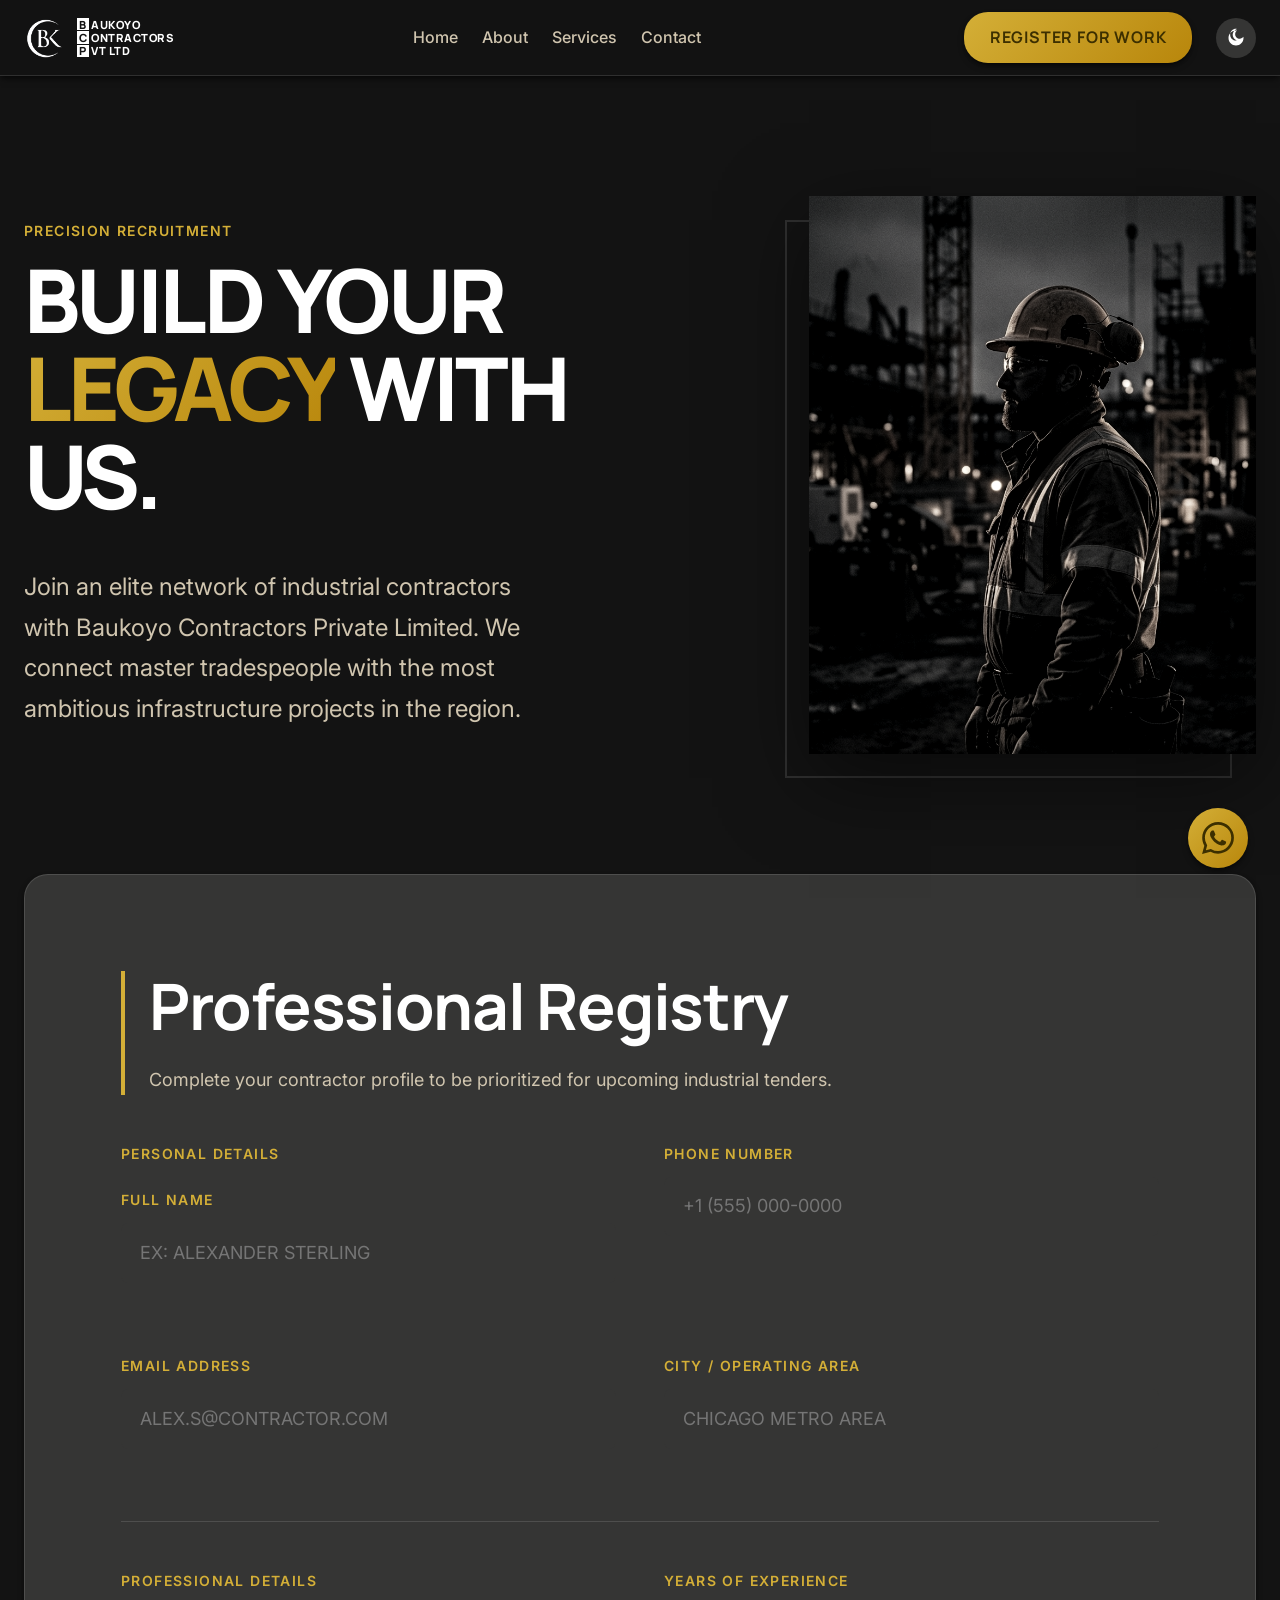
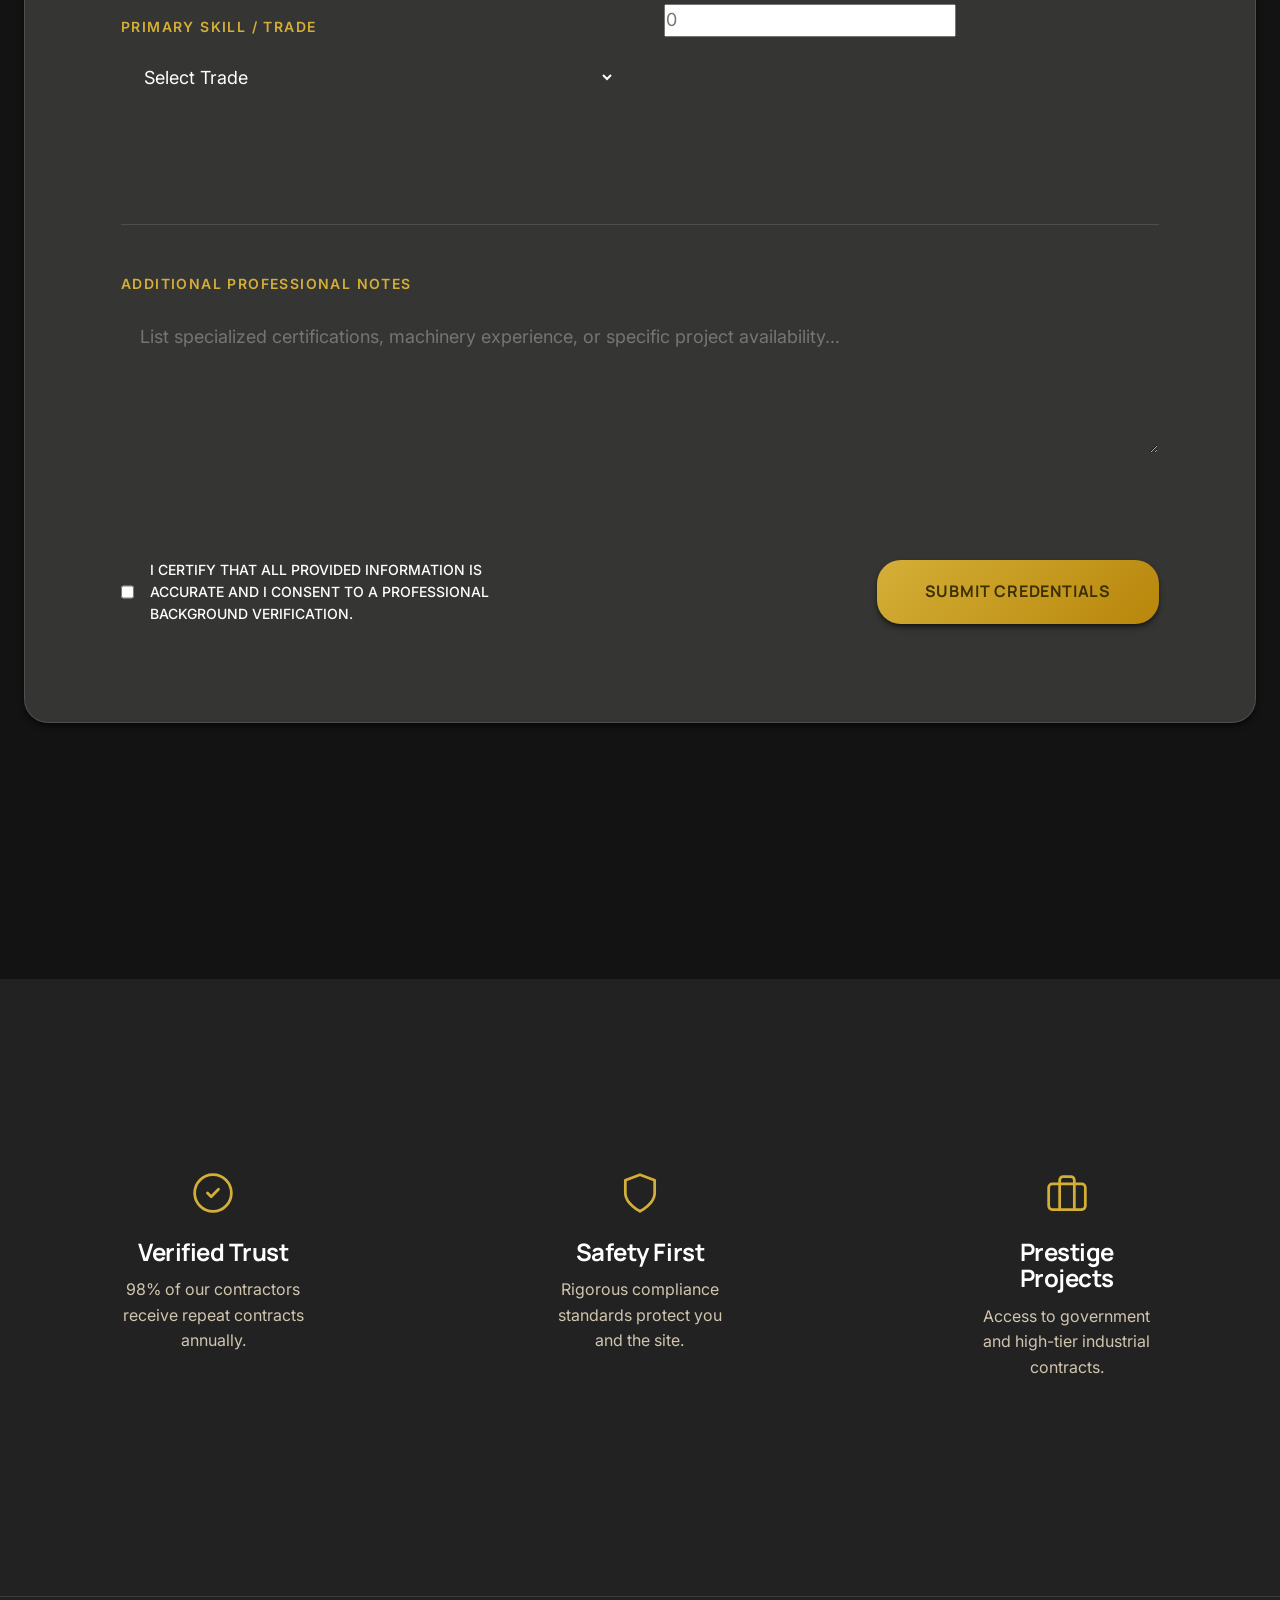
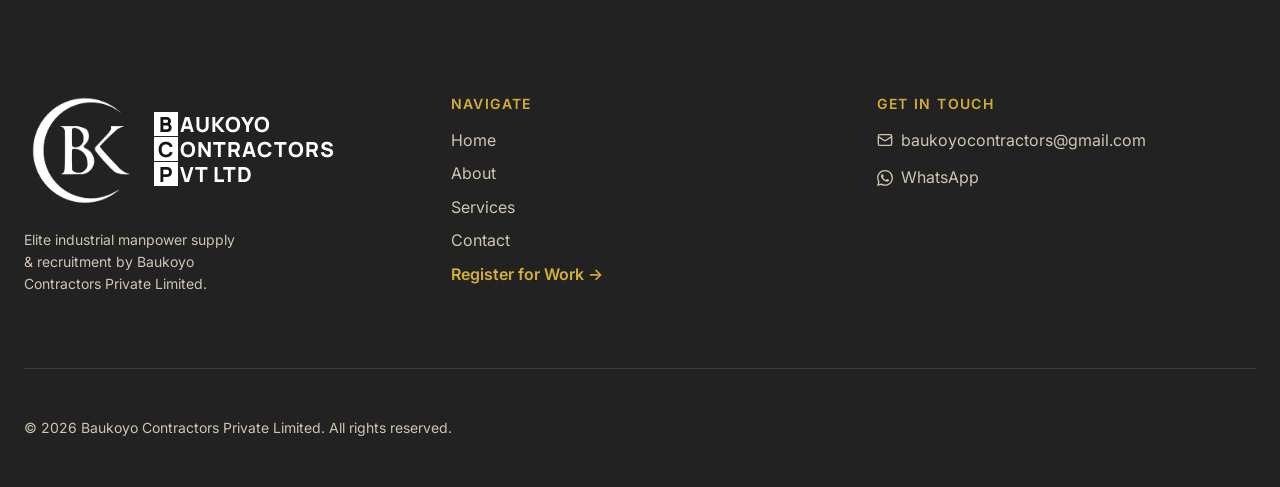
<file: register.html>
<!DOCTYPE html>
<html lang="en">
<head>
    <meta charset="UTF-8">
    <meta name="viewport" content="width=device-width, initial-scale=1.0">
    <meta name="description" content="Register for work with Baukoyo. We are actively recruiting elite industrial talent. Submit your application securely.">
    <meta property="og:title" content="Register | Baukoyo Recruitment">
    <meta property="og:description" content="Join the elite in industrial contracting. Register securely with Baukoyo Recruitment.">
    <title>Register | Baukoyo Contractors Private Limited | Industrial Prestige</title>

    <link rel="preconnect" href="https://fonts.googleapis.com">
    <link rel="preconnect" href="https://fonts.gstatic.com" crossorigin>
    <link rel="stylesheet" href="https://fonts.googleapis.com/css2?family=Material+Symbols+Outlined:opsz,wght,FILL,GRAD@20..48,100..700,0..1,-50..200" />
    
    <link rel="stylesheet" href="assets/css/styles.css">
    
    
    <script defer src="assets/js/scripts.js"></script>
</head>
<body>

    <header class="site-header">
        <div class="container flex justify-between items-center">
            
            <a href="index.html" class="nav-brand" aria-label="Baukoyo Home">
                <img src="assets/images/bk-logo-dark.webp" alt="Baukoyo Dark Logo" class="logo-dark" width="150" height="40" loading="eager" fetchpriority="high">
                <img src="assets/images/bk-logo-light.webp" alt="Baukoyo Light Logo" class="logo-light" width="150" height="40" loading="eager" fetchpriority="high">
                <div class="brand-text-stack">
                    <div class="brand-text-line"><span class="brand-letter-box">B</span><span class="brand-letter-rest">AUKOYO</span></div>
                    <div class="brand-text-line"><span class="brand-letter-box">C</span><span class="brand-letter-rest">ONTRACTORS</span></div>
                    <div class="brand-text-line"><span class="brand-letter-box">P</span><span class="brand-letter-rest">VT LTD</span></div>
                </div>
            </a>

            <nav>
                <ul id="nav-links" class="nav-links">
                    <li><a href="index.html">Home</a></li>
                    <li><a href="about.html">About</a></li>
                    <li><a href="services.html">Services</a></li>
                    <li><a href="contact.html">Contact</a></li>
                    <li><a href="register.html" class="nav-mobile-cta" aria-current="page">Register for Work</a></li>
                </ul>
            </nav>

            <div class="nav-actions">
                <a href="register.html" class="btn btn-primary nav-cta" aria-current="page">Register for Work</a>
                <button id="theme-toggle" class="theme-toggle" aria-label="Toggle light/dark theme">
                    <svg class="icon-sun" viewBox="0 0 24 24"><path d="M12 7c-2.76 0-5 2.24-5 5s2.24 5 5 5 5-2.24 5-5-2.24-5-5-5zM2 13h2c.55 0 1-.45 1-1s-.45-1-1-1H2c-.55 0-1 .45-1 1s.45 1 1 1zm18 0h2c.55 0 1-.45 1-1s-.45-1-1-1h-2c-.55 0-1 .45-1 1s.45 1 1 1zM11 2v2c0 .55.45 1 1 1s1-.45 1-1V2c0-.55-.45-1-1-1s-1 .45-1 1zm0 18v2c0 .55.45 1 1 1s1-.45 1-1v-2c0-.55-.45-1-1-1s-1 .45-1 1zM5.99 4.58c-.39-.39-1.03-.39-1.41 0-.39.39-.39 1.03 0 1.41l1.06 1.06c.39.39 1.03.39 1.41 0 .39-.39.39-1.03 0-1.41L5.99 4.58zm12.37 12.37c-.39-.39-1.03-.39-1.41 0-.39.39-.39 1.03 0 1.41l1.06 1.06c.39.39 1.03.39 1.41 0 .39-.39.39-1.03 0-1.41l-1.06-1.06zm1.06-10.96c.39-.39.39-1.03 0-1.41-.39-.39-1.03-.39-1.41 0l-1.06 1.06c-.39.39-.39 1.03 0 1.41.39.39 1.03.39 1.41 0l1.06-1.06zM7.05 18.36c.39-.39.39-1.03 0-1.41-.39-.39-1.03-.39-1.41 0l-1.06 1.06c-.39.39-.39 1.03 0 1.41.39.39 1.03.39 1.41 0l1.06-1.06z"/></svg>
                    <svg class="icon-moon" viewBox="0 0 24 24"><path d="M12 3c-4.97 0-9 4.03-9 9s4.03 9 9 9 9-4.03 9-9c0-.46-.04-.92-.1-1.36-.98 1.37-2.58 2.26-4.4 2.26-3.03 0-5.5-2.47-5.5-5.5 0-1.82.89-3.42 2.26-4.4C12.92 3.04 12.46 3 12 3m0-2c.34 0 .67.03 1 .08C10.01 2.25 8 4.88 8 8s2.01 5.75 5 6.92C12.67 14.97 12.34 15 12 15c-3.86 0-7-3.14-7-7s3.14-7 7-7z"/></svg>
                </button>
                <button id="menu-toggle" class="menu-toggle" aria-expanded="false" aria-controls="nav-links" aria-label="Toggle navigation menu">
                    ☰
                </button>
            </div>

        </div>
    </header>

    <main style="padding-top: 100px;">
        <!-- Hero Section Asymmetrical -->
        <section class="section" style="padding-bottom: var(--space-3xl);">
            <div class="container" style="display: flex; align-items: center; gap: var(--space-xl); flex-wrap: nowrap;">
                <!-- Left: Text block -->
                <div style="flex: 7; min-width: 0;">
                    <span class="kicker">Precision Recruitment</span>
                    <h1 class="display" style="font-size: clamp(3rem, 7vw, 5.5rem); font-weight: 800; letter-spacing: -0.04em; line-height: 1; margin-bottom: var(--space-md);">
                        BUILD YOUR <br/><span class="gold-gradient-text">LEGACY</span> WITH US.
                    </h1>
                    <p style="font-size: var(--fs-lg); color: var(--on-surface-variant); max-width: 520px; line-height: 1.7;">
                        Join an elite network of industrial contractors with Baukoyo Contractors Private Limited. We connect master tradespeople with the most ambitious infrastructure projects in the region.
                    </p>
                </div>
                <!-- Right: Portrait image with decorative offset border -->
                <div style="flex: 5; min-width: 0; position: relative; padding-bottom: 1.5rem;">
                    <!-- Decorative offset border behind image -->
                    <div style="position: absolute; bottom: 0; left: -1.5rem; width: 100%; height: calc(100% - 1.5rem); border: 2px solid var(--outline-variant); border-radius: var(--radius-xl); z-index: 0;"></div>
                    <!-- Image card -->
                    <div style="border-radius: var(--radius-xl); overflow: hidden; box-shadow: 0 24px 80px rgba(0,0,0,0.5); position: relative; z-index: 10; aspect-ratio: 4/5;">
                        <img src="assets/images/contractor.webp"
                             alt="Industrial Construction Worker"
                             class="register-hero-img"
                             style="object-fit: cover; width: 100%; height: 100%; display: block; transition: filter 0.6s ease;"
                             onmouseover="this.style.filter='grayscale(0%) contrast(1)'"
                             onmouseout="this.style.removeProperty('filter')">
                    </div>
                </div>
            </div>
        </section>

        <!-- Registration Form Section -->
        <section class="section">
            <div class="container">
                <div class="card glass-card relative" style="padding: var(--space-lg);">
                    <div class="mb-md" style="border-left: 4px solid var(--primary); padding-left: var(--space-sm);">
                        <h2>Professional Registry</h2>
                        <p>Complete your contractor profile to be prioritized for upcoming industrial tenders.</p>
                    </div>

                    <form id="register-form" action="#" method="POST" class="grid" style="gap: var(--space-md);">
                        <input type="hidden" name="subject" value="New Worker Registration Profile">

                        


                        <div class="grid grid-2" style="gap: var(--space-md);">
                            <div class="form-group">
                                <span class="kicker" style="color: var(--primary); margin-bottom: var(--space-sm); display: block;">Personal Details</span>
                                <label for="fullName" class="kicker" style="color: var(--primary);">Full Name</label>
                                <input type="text" id="fullName" name="fullName" required placeholder="EX: ALEXANDER STERLING" style="text-transform: uppercase;">
                            </div>
                            <div class="form-group">
                                <label for="phoneNumber" class="kicker" style="color: var(--primary);">Phone Number</label>
                                <input type="tel" id="phoneNumber" name="phoneNumber" required pattern="^\+?[0-9\s\-]{7,15}$" placeholder="+1 (555) 000-0000">
                            </div>
                            <div class="form-group">
                                <label for="email" class="kicker" style="color: var(--primary);">Email Address</label>
                                <input type="email" id="email" name="email" required placeholder="ALEX.S@CONTRACTOR.COM">
                            </div>
                            <div class="form-group">
                                <label for="cityArea" class="kicker" style="color: var(--primary);">City / Operating Area</label>
                                <input type="text" id="cityArea" name="cityArea" required placeholder="CHICAGO METRO AREA">
                            </div>
                        </div>

                        <div class="grid grid-2" style="gap: var(--space-md); border-top: 1px solid var(--outline-variant); padding-top: var(--space-md);">
                            <div class="form-group">
                                <span class="kicker" style="color: var(--primary); margin-bottom: var(--space-sm); display: block;">Professional Details</span>
                                <label for="jobRole" class="kicker" style="color: var(--primary);">Primary Skill / Trade</label>
                                <select id="jobRole" name="jobRole" required>
                                    <option value="">Select Trade</option>
                                    <option value="Mason">Mason</option>
                                    <option value="Plumber">Plumber</option>
                                    <option value="Painter">Painter</option>
                                    <option value="Carpenter">Carpenter</option>
                                    <option value="Electrician">Electrician</option>
                                    <option value="Welder">Welder</option>
                                    <option value="HVAC">HVAC Specialist</option>
                                </select>
                            </div>
                            <div class="form-group">
                                <label for="experience" class="kicker" style="color: var(--primary);">Years of Experience</label>
                                <input type="number" id="experience" name="experience" min="0" required placeholder="0">
                            </div>
                        </div>



                        <div class="form-group mt-md" style="border-top: 1px solid var(--outline-variant); padding-top: var(--space-md);">
                            <label for="notes" class="kicker" style="color: var(--primary);">Additional Professional Notes</label>
                            <textarea id="notes" name="notes" rows="4" placeholder="List specialized certifications, machinery experience, or specific project availability..."></textarea>
                        </div>

                        <div class="flex items-center justify-between" style="gap: var(--space-md); flex-wrap: wrap; margin-top: var(--space-sm);">
                            <div class="flex items-center" style="gap: 1rem; max-width: 400px;">
                                <input type="checkbox" id="certify" name="certify" required style="width: 24px; height: 24px; accent-color: var(--primary);">
                                <label for="certify" style="margin: 0; font-size: var(--fs-xs); text-transform: uppercase;">I certify that all provided information is accurate and I consent to a professional background verification.</label>
                            </div>
                            <button type="submit" class="btn btn-primary" style="padding: 1.2rem 3rem;">Submit Credentials</button>
                        </div>
                    </form>
                    <div id="register-status" style="display:none; margin-top: var(--space-md);"></div>
                </div>
            </div>
        </section>

        <!-- Trust Visuals -->
        <section class="section section-alt" style="margin-top: var(--space-xl);">
            <div class="container grid grid-3">
                <div class="card text-center" style="padding: var(--space-lg);">
                    <div style="display: flex; justify-content: center; margin-bottom: var(--space-sm);">
                        <svg width="44" height="44" viewBox="0 0 24 24" fill="none" stroke="var(--primary)" stroke-width="1.5" stroke-linecap="round" stroke-linejoin="round" aria-hidden="true">
                            <path d="M9 12l2 2 4-4"/>
                            <path d="M12 2a10 10 0 1 0 0 20A10 10 0 0 0 12 2z"/>
                        </svg>
                    </div>
                    <h3 style="font-size: var(--fs-lg);">Verified Trust</h3>
                    <p style="font-size: var(--fs-sm);">98% of our contractors receive repeat contracts annually.</p>
                </div>
                <div class="card text-center" style="padding: var(--space-lg);">
                    <div style="display: flex; justify-content: center; margin-bottom: var(--space-sm);">
                        <svg width="44" height="44" viewBox="0 0 24 24" fill="none" stroke="var(--primary)" stroke-width="1.5" stroke-linecap="round" stroke-linejoin="round" aria-hidden="true">
                            <path d="M12 22s8-4 8-10V5l-8-3-8 3v7c0 6 8 10 8 10z"/>
                        </svg>
                    </div>
                    <h3 style="font-size: var(--fs-lg);">Safety First</h3>
                    <p style="font-size: var(--fs-sm);">Rigorous compliance standards protect you and the site.</p>
                </div>
                <div class="card text-center" style="padding: var(--space-lg);">
                    <div style="display: flex; justify-content: center; margin-bottom: var(--space-sm);">
                        <svg width="44" height="44" viewBox="0 0 24 24" fill="none" stroke="var(--primary)" stroke-width="1.5" stroke-linecap="round" stroke-linejoin="round" aria-hidden="true">
                            <rect x="2" y="7" width="20" height="14" rx="2" ry="2"/>
                            <path d="M16 21V5a2 2 0 0 0-2-2h-4a2 2 0 0 0-2 2v16"/>
                        </svg>
                    </div>
                    <h3 style="font-size: var(--fs-lg);">Prestige Projects</h3>
                    <p style="font-size: var(--fs-sm);">Access to government and high-tier industrial contracts.</p>
                </div>
            </div>
        </section>

    </main>

    <footer class="site-footer" style="text-align: left; padding: var(--space-lg) 0 var(--space-md);">
        <div class="container">
            <div class="grid grid-3" style="gap: var(--space-md); margin-bottom: var(--space-md); padding-bottom: var(--space-md); border-bottom: 1px solid var(--outline-variant);">
                <div>
                    <a href="index.html" aria-label="Baukoyo Home" style="display:flex; align-items:center; margin-bottom: var(--space-sm); text-decoration: none;">
                        <img src="assets/images/bk-logo-dark.webp" alt="Baukoyo Dark Logo" class="logo-dark" width="120" height="30" loading="lazy">
                        <img src="assets/images/bk-logo-light.webp" alt="Baukoyo Light Logo" class="logo-light" width="120" height="30" loading="lazy">
                        <div class="brand-text-stack footer-brand-stack">
                            <div class="brand-text-line"><span class="brand-letter-box">B</span><span class="brand-letter-rest">AUKOYO</span></div>
                            <div class="brand-text-line"><span class="brand-letter-box">C</span><span class="brand-letter-rest">ONTRACTORS</span></div>
                            <div class="brand-text-line"><span class="brand-letter-box">P</span><span class="brand-letter-rest">VT LTD</span></div>
                        </div>
                    </a>
                    <p style="font-size: var(--fs-xs); color: var(--on-surface-variant); max-width: 220px; line-height: 1.6;">Elite industrial manpower supply &amp; recruitment by Baukoyo Contractors Private Limited.</p>
                </div>
                <div>
                    <p class="kicker" style="margin-bottom: var(--space-xs);">Navigate</p>
                    <nav style="display: flex; flex-direction: column; gap: 0.5rem;">
                        <a href="index.html" style="font-size: var(--fs-sm); color: var(--on-surface-variant); transition: color 0.2s;">Home</a>
                        <a href="about.html" style="font-size: var(--fs-sm); color: var(--on-surface-variant); transition: color 0.2s;">About</a>
                        <a href="services.html" style="font-size: var(--fs-sm); color: var(--on-surface-variant); transition: color 0.2s;">Services</a>
                        <a href="contact.html" style="font-size: var(--fs-sm); color: var(--on-surface-variant); transition: color 0.2s;">Contact</a>
                        <a href="register.html" style="font-size: var(--fs-sm); color: var(--primary); font-weight: 600; transition: color 0.2s;">Register for Work &rarr;</a>
                    </nav>
                </div>
                <div>
                    <p class="kicker" style="margin-bottom: var(--space-xs);">Get in Touch</p>
                    <div style="display: flex; flex-direction: column; gap: 0.75rem;">
                        <a href="mailto:ops@baukoyo.com" style="display: flex; align-items: center; gap: 0.5rem; font-size: var(--fs-sm); color: var(--on-surface-variant);">
                            <svg width="16" height="16" viewBox="0 0 24 24" fill="none" stroke="currentColor" stroke-width="2" aria-hidden="true"><rect x="2" y="4" width="20" height="16" rx="2"/><path d="m22 7-8.97 5.7a1.94 1.94 0 0 1-2.06 0L2 7"/></svg>
                            baukoyocontractors@gmail.com
                        </a>
                        <a href="https://wa.me/918957357679" target="_blank" rel="noopener noreferrer" style="display: flex; align-items: center; gap: 0.5rem; font-size: var(--fs-sm); color: var(--on-surface-variant);">
                            <svg width="16" height="16" viewBox="0 0 24 24" fill="currentColor" aria-hidden="true"><path d="M17.472 14.382c-.297-.149-1.758-.867-2.03-.967-.273-.099-.471-.148-.67.15-.197.297-.767.966-.94 1.164-.173.199-.347.223-.644.075-.297-.15-1.255-.463-2.39-1.482-.888-.795-1.488-1.778-1.662-2.076-.173-.298-.018-.458.13-.606.134-.133.298-.347.446-.52.149-.174.198-.298.298-.497.099-.198.05-.371-.025-.52-.075-.149-.669-1.612-.916-2.207-.242-.579-.487-.5-.669-.51-.173-.008-.371-.01-.57-.01-.198 0-.52.074-.792.372-.272.297-1.04 1.016-1.04 2.479 0 1.462 1.065 2.875 1.213 3.074.149.198 2.096 3.2 5.077 4.487.709.306 1.262.489 1.694.625.712.227 1.36.195 1.871.118.571-.085 1.758-.719 2.006-1.413.248-.694.248-1.289.173-1.413-.074-.124-.272-.198-.57-.347m-5.421 7.403h-.004a9.87 9.87 0 01-5.031-1.378l-.361-.214-3.741.982.998-3.648-.235-.374a9.86 9.86 0 01-1.51-5.26c.001-5.45 4.436-9.884 9.888-9.884 2.64 0 5.122 1.03 6.988 2.898a9.825 9.825 0 012.893 6.994c-.003 5.45-4.437 9.884-9.885 9.884m8.413-18.297A11.815 11.815 0 0012.05 0C5.495 0 .16 5.335.157 11.892c0 2.096.547 4.142 1.588 5.945L.057 24l6.305-1.654a11.882 11.882 0 005.683 1.448h.005c6.554 0 11.89-5.335 11.893-11.893a11.821 11.821 0 00-3.48-8.413Z"/></svg>
                            WhatsApp
                        </a>
                    </div>
                </div>
            </div>
            <p style="font-size: var(--fs-xs); color: var(--on-surface-variant); margin: 0;">&copy; 2026 Baukoyo Contractors Private Limited. All rights reserved.</p>
        </div>
    </footer>

    <!-- WhatsApp Floating Action Button -->
    <a href="https://wa.me/918957357679" target="_blank" rel="noopener noreferrer" class="fab-whatsapp" aria-label="Connect on WhatsApp">
        <svg viewBox="0 0 24 24"><path d="M17.472 14.382c-.297-.149-1.758-.867-2.03-.967-.273-.099-.471-.148-.67.15-.197.297-.767.966-.94 1.164-.173.199-.347.223-.644.075-.297-.15-1.255-.463-2.39-1.482-.888-.795-1.488-1.778-1.662-2.076-.173-.298-.018-.458.13-.606.134-.133.298-.347.446-.52.149-.174.198-.298.298-.497.099-.198.05-.371-.025-.52-.075-.149-.669-1.612-.916-2.207-.242-.579-.487-.5-.669-.51-.173-.008-.371-.01-.57-.01-.198 0-.52.074-.792.372-.272.297-1.04 1.016-1.04 2.479 0 1.462 1.065 2.875 1.213 3.074.149.198 2.096 3.2 5.077 4.487.709.306 1.262.489 1.694.625.712.227 1.36.195 1.871.118.571-.085 1.758-.719 2.006-1.413.248-.694.248-1.289.173-1.413-.074-.124-.272-.198-.57-.347m-5.421 7.403h-.004a9.87 9.87 0 01-5.031-1.378l-.361-.214-3.741.982.998-3.648-.235-.374a9.86 9.86 0 01-1.51-5.26c.001-5.45 4.436-9.884 9.888-9.884 2.64 0 5.122 1.03 6.988 2.898a9.825 9.825 0 012.893 6.994c-.003 5.45-4.437 9.884-9.885 9.884m8.413-18.297A11.815 11.815 0 0012.05 0C5.495 0 .16 5.335.157 11.892c0 2.096.547 4.142 1.588 5.945L.057 24l6.305-1.654a11.882 11.882 0 005.683 1.448h.005c6.554 0 11.89-5.335 11.893-11.893a11.821 11.821 0 00-3.48-8.413Z"/></svg>
    </a>

</body>
</html>
</file>
<file: assets/css/styles.css>
@import url('https://fonts.googleapis.com/css2?family=Inter:wght@400;500;600&family=Manrope:wght@500;700;800&display=swap');

/* ==========================================================================
   1. CUSTOM PROPERTIES
   ========================================================================== */
:root {
  /* Colors - Industrial Prestige (Dark / Default) */
  --primary: #D4AF37;
  --primary-container: #B8860B;
  --on-primary: #3c2f00;
  --on-primary-variant: rgba(60, 47, 0, 0.8);
  
  --surface: #131313;
  --surface-container-low: #222222;
  --surface-container-highest: #353534;
  --surface-bright: #444444;
  
  --on-surface: #ffffff;
  --on-surface-variant: #d0c5af;
  
  --outline-variant: rgba(255, 255, 255, 0.12);
  --glass-bg: var(--surface-container-highest);
  --glass-border: var(--outline-variant);
  --hero-grad-mid: rgba(19, 19, 19, 0.8);

  /* Material Elevation Shadows (Dark) */
  --shadow-ambient: 0 4px 6px -1px rgba(0, 0, 0, 0.5), 0 2px 4px -2px rgba(0, 0, 0, 0.5);
  --shadow-glow: 0 10px 15px -3px rgba(0, 0, 0, 0.5), 0 4px 6px -4px rgba(0, 0, 0, 0.5);

  /* Typography */
  --font-display: 'Manrope', sans-serif;
  --font-body: 'Inter', sans-serif;
  
  --fs-xs: clamp(0.75rem, 0.7rem + 0.25vw, 0.875rem);
  --fs-sm: clamp(0.875rem, 0.8rem + 0.38vw, 1rem);
  --fs-base: clamp(1rem, 0.9rem + 0.5vw, 1.125rem);
  --fs-lg: clamp(1.25rem, 1.1rem + 0.75vw, 1.5rem);
  --fs-xl: clamp(1.5rem, 1.25rem + 1.25vw, 2rem);
  --fs-2xl: clamp(2rem, 1.5rem + 2.5vw, 3rem);
  --fs-3xl: clamp(2.5rem, 1.75rem + 3.75vw, 4rem);
  --fs-4xl: clamp(3rem, 2rem + 5vw, 6rem);

  /* Spacing */
  --space-xs: clamp(0.5rem, 0.4rem + 0.5vw, 0.75rem);
  --space-sm: clamp(1rem, 0.8rem + 1vw, 1.5rem);
  --space-md: clamp(1.5rem, 1rem + 2.5vw, 3rem);
  --space-lg: clamp(3rem, 2rem + 5vw, 6rem);
  --space-xl: clamp(5rem, 3rem + 10vw, 10rem);

  /* Border Radius */
  --radius-sm: 0.25rem;
  --radius-md: 0.5rem;
  --radius-lg: 1.5rem;
}

[data-theme="light"] {
  /* Colors - Light Theme Overrides */
  --primary: #B8860B;
  --primary-container: #8B6508;
  --on-primary: #ffffff;
  --on-primary-variant: rgba(255, 255, 255, 0.8);
  
  --surface: #ffffff;
  --surface-container-low: #f8f9fa;
  --surface-container-highest: #eeeeee;
  --surface-bright: #e0e0e0;
  
  --on-surface: #111111;
  --on-surface-variant: #404040;
  
  --outline-variant: rgba(0, 0, 0, 0.12);
  --glass-bg: var(--surface);
  --glass-border: var(--outline-variant);
  --hero-grad-mid: rgba(255, 255, 255, 0.8);

  /* Material Elevation Shadows (Light) */
  --shadow-ambient: 0 4px 6px -1px rgba(0, 0, 0, 0.1), 0 2px 4px -2px rgba(0, 0, 0, 0.1);
  --shadow-glow: 0 10px 15px -3px rgba(0, 0, 0, 0.1), 0 4px 6px -4px rgba(0, 0, 0, 0.1);
}

/* ==========================================================================
   2. RESET
   ========================================================================== */
*, *::before, *::after {
  box-sizing: border-box;
  margin: 0;
  padding: 0;
}

body {
  background-color: var(--surface);
  color: var(--on-surface-variant);
  font-family: var(--font-body);
  font-size: var(--fs-base);
  line-height: 1.6;
  -webkit-font-smoothing: antialiased;
  transition: background-color 0.3s ease, color 0.3s ease;
  overflow-x: hidden;
}

img, picture, video, canvas, svg {
  display: block;
  max-width: 100%;
  height: auto;
}

input, button, textarea, select {
  font: inherit;
}

button {
  background: none;
  border: none;
  cursor: pointer;
  transition: all 0.3s cubic-bezier(0.4, 0, 0.2, 1);
}

a {
  color: inherit;
  text-decoration: none;
  cursor: pointer;
  transition: all 0.3s cubic-bezier(0.4, 0, 0.2, 1);
}

/* ==========================================================================
   3. TYPOGRAPHY
   ========================================================================== */
h1, h2, h3, h4, .display {
  font-family: var(--font-display);
  color: var(--on-surface);
  line-height: 1.1;
  letter-spacing: -0.02em;
}

h1 { font-size: var(--fs-4xl); margin-bottom: var(--space-sm); }
h2 { font-size: var(--fs-3xl); margin-bottom: var(--space-sm); }
h3 { font-size: var(--fs-2xl); margin-bottom: var(--space-xs); }
h4 { font-size: var(--fs-xl); }

.kicker {
  font-size: var(--fs-xs);
  text-transform: uppercase;
  letter-spacing: 0.1em;
  color: var(--primary);
  font-weight: 600;
  display: block;
  margin-bottom: var(--space-xs);
}

p {
  margin-bottom: var(--space-sm);
  max-width: 65ch;
  line-height: 1.6;
}

/* ==========================================================================
   4. LAYOUT
   ========================================================================== */
.container {
  width: 100%;
  max-width: 1280px;
  margin: 0 auto;
  padding: 0 var(--space-sm);
}

.section {
  padding: var(--space-lg) 0;
}

.section-alt {
  background-color: var(--surface-container-low);
}

.grid {
  display: grid;
  gap: var(--space-md);
}

.flex {
  display: flex;
  gap: var(--space-sm);
}

.flex-col {
  flex-direction: column;
}

.items-center { align-items: center; }
.justify-between { justify-content: space-between; }
.justify-center { justify-content: center; }

/* ==========================================================================
   5. COMPONENTS
   ========================================================================== */

/* Header & Nav */
.site-header {
  position: fixed;
  top: 0;
  width: 100%;
  background: color-mix(in srgb, var(--surface) 85%, transparent);
  backdrop-filter: blur(12px);
  -webkit-backdrop-filter: blur(12px);
  border-bottom: 1px solid var(--glass-border);
  box-shadow: var(--shadow-ambient);
  z-index: 100;
  padding: var(--space-xs) 0;
}

.nav-brand {
  display: flex;
  align-items: center;
}

.nav-brand img {
  height: 40px;
  width: auto;
}

/* Logo specific logic - pure CSS */
[data-theme="light"] .logo-dark { display: block; }
[data-theme="light"] .logo-light { display: none; }
body:not([data-theme="light"]) .logo-dark { display: none; }
body:not([data-theme="light"]) .logo-light { display: block; }

.nav-links {
  display: none;
  list-style: none;
  gap: var(--space-sm);
}

.nav-links a {
  font-weight: 500;
  font-size: var(--fs-sm);
  transition: color 0.2s ease;
}

.nav-links a:hover,
.nav-links a[aria-current="page"] {
  color: var(--primary);
}

.menu-toggle {
  display: block;
  font-size: var(--fs-xl);
  color: var(--on-surface);
}

.nav-actions {
  display: flex;
  align-items: center;
  gap: var(--space-sm);
}

.nav-cta {
  display: none;
}

/* Mobile Menu Expansion */
.nav-links.active {
  display: flex;
  flex-direction: column;
  position: absolute;
  top: 100%;
  left: 0;
  width: 100%;
  max-height: calc(100vh - 80px); /* Prevent overflow past viewport */
  overflow-y: auto;
  background: var(--surface);
  padding: var(--space-sm);
  border-bottom: 1px solid var(--outline-variant);
  z-index: 100;
  box-shadow: var(--shadow-ambient);
}

/* Theme Toggle */
.theme-toggle {
  width: 40px;
  height: 40px;
  display: flex;
  align-items: center;
  justify-content: center;
  border-radius: 50%;
  background: var(--surface-container-highest);
  color: var(--on-surface);
  transition: background 0.3s ease;
}
.theme-toggle:hover {
  background: var(--surface-bright);
}
.theme-toggle svg {
  width: 20px;
  height: 20px;
  fill: currentColor;
}
[data-theme="light"] .icon-moon { display: none; }
body:not([data-theme="light"]) .icon-sun { display: none; }

/* Buttons */
.btn {
  display: inline-flex;
  align-items: center;
  justify-content: center;
  padding: 0.8em 1.6em;
  border-radius: var(--radius-lg);
  font-weight: 700;
  font-family: var(--font-display);
  text-transform: uppercase;
  letter-spacing: 0.05em;
  font-size: var(--fs-sm);
  transition: all 0.3s cubic-bezier(0.4, 0, 0.2, 1);
  cursor: pointer;
}

.btn-primary {
  background: linear-gradient(135deg, var(--primary), var(--primary-container));
  color: var(--on-primary);
  box-shadow: var(--shadow-ambient);
}

.btn-primary:hover {
  box-shadow: var(--shadow-glow);
  transform: translateY(-2px);
}

.btn-primary:active {
  transform: translateY(0px) scale(0.98);
  box-shadow: none;
}

.btn-primary:disabled {
  opacity: 0.6;
  cursor: not-allowed;
  transform: none;
  box-shadow: none;
}

.btn-secondary {
  border: 1px solid var(--outline-variant);
  color: var(--primary);
  border-radius: var(--radius-lg);
}

.btn-secondary:hover {
  background: var(--surface-container-highest);
  border-color: var(--primary);
}

/* Hero Section */
.hero {
  position: relative;
  min-height: 85vh;
  display: flex;
  align-items: center;
  padding-top: 6rem; /* offset header */
  padding-bottom: 5rem; /* room for buttons above fade */
  overflow: hidden;
}

.hero-bg {
  position: absolute;
  top: 0; left: 0; width: 100%; height: 100%;
  z-index: 0;
  background-color: var(--surface);
}

.hero-bg img {
  width: 100%;
  height: 100%;
  object-fit: cover;
  opacity: 0.4;
}

[data-theme="light"] .hero-bg img {
  opacity: 0.85;
}

.hero-gradient-overlay {
  position: absolute;
  inset: 0;
  background:
    linear-gradient(to right, var(--surface) 0%, var(--hero-grad-mid) 60%, transparent 100%),
    linear-gradient(to top, var(--surface) 0%, transparent 35%);
}

[data-theme="light"] .hero-img-dark { display: none; }
[data-theme="light"] .hero-img-light { display: block; }
body:not([data-theme="light"]) .hero-img-dark { display: block; }
body:not([data-theme="light"]) .hero-img-light { display: none; }

.hero-content {
  max-width: 48rem;
}

.hero-kicker {
  display: inline-block;
  padding: 0.25rem 1rem;
  margin-bottom: 1.5rem;
  background: var(--surface-container-highest);
  border: 1px solid rgba(255, 255, 255, 0.1);
  border-radius: 9999px;
  color: var(--primary);
  font-weight: 600;
  font-size: var(--fs-sm);
  letter-spacing: 0.1em;
  text-transform: uppercase;
}

.hero-title {
  font-size: clamp(3.5rem, 8vw, 6rem);
  font-weight: 800;
  letter-spacing: -0.05em;
  line-height: 1;
  margin-bottom: 2rem;
}

.hero-desc {
  font-size: 1.25rem;
  color: var(--on-surface-variant);
  margin-bottom: 3rem;
  max-width: 36rem;
  line-height: 1.6;
}

.hero-cta-group {
  display: flex;
  flex-direction: column;
  gap: 1.5rem;
}

@media (min-width: 640px) {
  .hero-cta-group {
    flex-direction: row;
  }
}

.btn-hero-primary {
  background: linear-gradient(135deg, var(--primary) 0%, var(--primary-container) 100%);
  color: var(--on-primary);
  padding: 1.25rem 2.5rem;
  text-transform: uppercase;
  font-weight: 700;
  letter-spacing: 0.1em;
  border-radius: var(--radius-lg);
  box-shadow: 0 10px 15px -3px rgba(212, 175, 55, 0.1);
  transition: all 0.3s;
}

.btn-hero-primary:hover {
  box-shadow: 0 10px 15px -3px rgba(212, 175, 55, 0.2);
  transform: scale(0.98);
}

.btn-hero-primary:active {
  transform: scale(0.96);
  box-shadow: none;
}

.btn-hero-secondary {
  border: 1px solid rgba(153, 144, 124, 0.2);
  color: var(--on-surface);
  padding: 1.25rem 2.5rem;
  text-transform: uppercase;
  font-weight: 700;
  letter-spacing: 0.1em;
  border-radius: var(--radius-lg);
  transition: all 0.3s;
}

.btn-hero-secondary:hover {
  background: var(--surface-container-low);
}

.btn-hero-secondary:active {
  transform: scale(0.97);
}

.hero-scroll-indicator {
  position: absolute;
  bottom: 3rem;
  left: 50%;
  transform: translateX(-50%);
  display: flex;
  flex-direction: column;
  align-items: center;
  gap: 1rem;
  opacity: 0.5;
}

.hero-scroll-indicator span {
  font-size: 10px;
  text-transform: uppercase;
  letter-spacing: 0.3em;
  font-weight: 600;
}

.hero-scroll-indicator .line {
  width: 1px;
  height: 3rem;
  background: var(--primary);
}

/* Horizontal Infinite Marquee (Trust Bar) */
.trust-marquee {
  width: 100vw;
  overflow: hidden;
  background: var(--surface-container-highest);
  padding: var(--space-md) 0;
  position: relative;
  left: 50%;
  transform: translateX(-50%);
  border-top: 1px solid var(--outline-variant);
  border-bottom: 1px solid var(--outline-variant);
  display: flex;
}

.trust-marquee::before,
.trust-marquee::after {
  content: '';
  position: absolute;
  top: 0;
  width: 15%;
  height: 100%;
  z-index: 2;
  pointer-events: none;
}
.trust-marquee::before {
  left: 0;
  background: linear-gradient(to right, var(--surface-container-highest), transparent);
}
.trust-marquee::after {
  right: 0;
  background: linear-gradient(to left, var(--surface-container-highest), transparent);
}

.trust-marquee-track {
  display: flex;
  gap: var(--space-md);
  padding-left: var(--space-md);
  width: max-content;
  animation: scroll-marquee 30s linear infinite;
}

.trust-marquee-track:hover {
  animation-play-state: paused;
}

.trust-card {
  width: clamp(280px, 30vw, 450px);
  height: clamp(200px, 25vw, 350px);
  flex-shrink: 0;
  border-radius: var(--radius-lg);
  overflow: hidden;
  box-shadow: var(--shadow-ambient);
  cursor: pointer;
}

.trust-card img {
  width: 100%;
  height: 100%;
  object-fit: cover;
  filter: grayscale(100%) opacity(0.7);
  transition: filter 0.5s ease, transform 0.7s cubic-bezier(0.4, 0, 0.2, 1);
}

.trust-card:hover img {
  filter: grayscale(0%) opacity(1);
  transform: scale(1.05);
}

@keyframes scroll-marquee {
  0% { transform: translateX(0); }
  /* Since we duplicate exactly, we want it to shift half the total width of the track */
  100% { transform: translateX(calc(-50% - (var(--space-md) / 2))); }
}

/* Cards & Lists (No Divders Rule) */
.industrial-list {
  display: flex;
  flex-direction: column;
  gap: var(--space-md);
}

.card {
  background: var(--surface-container-low);
  border-radius: var(--radius-md);
  padding: var(--space-sm);
  transition: transform 0.3s cubic-bezier(0.4, 0, 0.2, 1), background 0.3s cubic-bezier(0.4, 0, 0.2, 1), box-shadow 0.3s cubic-bezier(0.4, 0, 0.2, 1);
}

.card:hover {
  background: var(--surface-container-highest);
  transform: translateY(-4px);
  box-shadow: var(--shadow-ambient);
}

/* Forms */
.form-group {
  margin-bottom: var(--space-sm);
}

label {
  display: block;
  font-size: var(--fs-sm);
  margin-bottom: 0.5rem;
  font-weight: 500;
  color: var(--on-surface);
}

input[type="text"],
input[type="email"],
input[type="tel"],
textarea,
select {
  width: 100%;
  padding: 0.8em 1em;
  background: var(--surface-container-highest);
  border: 1px solid transparent;
  border-radius: var(--radius-md);
  color: var(--on-surface);
  transition: all 0.2s ease;
}

input:focus,
textarea:focus,
select:focus {
  outline: none;
  background: var(--surface-bright);
}
[data-theme="dark"] input:focus,
[data-theme="dark"] textarea:focus {
  border-bottom: 2px solid var(--primary);
}
input:focus, textarea:focus {
  border-bottom: 2px solid var(--primary); /* Enforcing base behavior */
}

/* Form Status */
.form-status {
  padding: 1rem;
  border-radius: var(--radius-md);
  margin-top: 1rem;
  display: none;
  font-weight: 500;
}
.form-status.success {
  display: block;
  background: rgba(46, 204, 113, 0.1);
  color: #2ecc71;
  border: 1px solid rgba(46, 204, 113, 0.2);
}
.form-status.error {
  display: block;
  background: rgba(231, 76, 60, 0.1);
  color: #e74c3c;
  border: 1px solid rgba(231, 76, 60, 0.2);
}

/* Cloudinary Upload Preview */
.upload-preview {
  margin-top: 0.5rem;
  font-size: var(--fs-xs);
  color: var(--primary);
  display: none;
}
.upload-preview.visible { display: block; }

/* Map Container */
.map-container {
  width: 100%;
  height: 500px;
  border-radius: var(--radius-md);
  overflow: hidden;
  box-shadow: var(--shadow-ambient);
}
.map-container iframe {
  width: 100%;
  height: 100%;
  border: none;
  filter: grayscale(100%) invert(90%) hue-rotate(180deg); /* Basic Dark map filter */
}
[data-theme="light"] .map-container iframe {
  filter: grayscale(20%);
}

/* Floating WhatsApp Button */
.fab-whatsapp {
  position: fixed;
  bottom: 2rem;
  right: 2rem;
  width: 60px;
  height: 60px;
  background: linear-gradient(135deg, var(--primary), var(--primary-container));
  border-radius: 50%;
  display: flex;
  align-items: center;
  justify-content: center;
  box-shadow: var(--shadow-ambient);
  z-index: 99;
  transition: all 0.3s ease;
  color: var(--on-primary);
}
.fab-whatsapp:hover {
  transform: translateY(-4px) scale(1.05);
  box-shadow: var(--shadow-glow);
}
.fab-whatsapp svg {
  width: 32px;
  height: 32px;
  fill: currentColor;
}

/* Footer */
.site-footer {
  background: var(--surface-container-low);
  padding: var(--space-lg) 0 var(--space-sm);
  border-top: 1px solid var(--outline-variant);
  text-align: center;
}

/* ==========================================================================
   6. UTILITIES & LAYOUT MODULES
   ========================================================================== */
.text-center { text-align: center; }
.mt-sm { margin-top: var(--space-sm); }
.mt-md { margin-top: var(--space-md); }
.mt-lg { margin-top: var(--space-lg); }
.mb-xs { margin-bottom: var(--space-xs); }
.mb-sm { margin-bottom: var(--space-sm); }
.mb-md { margin-bottom: var(--space-md); }
.mb-lg { margin-bottom: var(--space-lg); }

.w-full { width: 100%; }
.h-full { height: 100%; }
.relative { position: relative; }
.absolute { position: absolute; }
.inset-0 { top: 0; right: 0; bottom: 0; left: 0; }
.z-10 { z-index: 10; }
.z-0 { z-index: 0; }
.overflow-hidden { overflow: hidden; }

.gold-gradient-text {
  background: linear-gradient(135deg, var(--primary) 0%, var(--primary-container) 100%);
  -webkit-background-clip: text;
  background-clip: text;
  color: transparent;
}

/* MCA-style stacked brand text */
.brand-text-stack {
  display: flex;
  flex-direction: column;
  gap: 1px;
  margin-left: 0.6rem;
}

.brand-text-line {
  display: flex;
  align-items: center;
  gap: 2px;
  line-height: 1;
}

.brand-letter-box {
  display: inline-flex;
  align-items: center;
  justify-content: center;
  width: 1.1em;
  height: 1.1em;
  background: var(--on-surface);
  color: var(--surface);
  font-family: var(--font-display);
  font-weight: 800;
  font-size: 0.7rem;
  text-transform: uppercase;
  flex-shrink: 0;
}

.brand-letter-rest {
  font-family: var(--font-display);
  font-weight: 800;
  font-size: 0.7rem;
  letter-spacing: 0.05em;
  text-transform: uppercase;
  color: var(--on-surface);
}

/* Footer variant — matching image height */
.footer-brand-stack .brand-letter-box {
  font-size: 1.3rem;
  width: 1.15em;
  height: 1.15em;
}
.footer-brand-stack .brand-letter-rest {
  font-size: 1.3rem;
}

/* Typography Utilities */
.text-primary { color: var(--primary); }
.text-on-surface { color: var(--on-surface); }
.text-on-surface-variant { color: var(--on-surface-variant); }
.text-on-primary { color: var(--on-primary); }
.text-on-primary-variant { color: var(--on-primary-variant); }

.bg-surface { background-color: var(--surface); }
.bg-surface-container-low { background-color: var(--surface-container-low); }
.bg-surface-container-highest { background-color: var(--surface-container-highest); }

.font-headline { font-family: var(--font-display); }
.font-body { font-family: var(--font-body); }
.font-black { font-weight: 800; }
.font-bold { font-weight: 700; }
.font-label { font-weight: 600; text-transform: uppercase; letter-spacing: 0.1em; }
.font-light { font-weight: 300; }

.fs-xs, .text-xs { font-size: var(--fs-xs); }
.fs-sm, .text-sm { font-size: var(--fs-sm); }
.fs-base, .text-base { font-size: var(--fs-base); }
.fs-lg, .text-lg { font-size: var(--fs-lg); }
.fs-xl, .text-xl { font-size: var(--fs-xl); }
.fs-2xl, .text-2xl { font-size: var(--fs-2xl); }
.fs-3xl, .text-3xl { font-size: var(--fs-3xl); }
.fs-4xl, .text-4xl { font-size: var(--fs-4xl); }
.fs-5xl, .text-5xl { font-size: clamp(3.5rem, 3rem + 5vw, 6rem); }
.text-6xl { font-size: clamp(4rem, 3.5rem + 6vw, 7rem); }
.text-8xl { font-size: clamp(5rem, 4rem + 8vw, 9rem); }

.tracking-tighter { letter-spacing: -0.05em; }
.tracking-tight { letter-spacing: -0.025em; }
.tracking-widest { letter-spacing: 0.1em; }

.uppercase { text-transform: uppercase; }
.leading-none { line-height: 1; }
.leading-tight { line-height: 1.1; }
.leading-relaxed { line-height: 1.6; }

.block { display: block; }
.inline-block { display: inline-block; }
.mx-auto { margin-left: auto; margin-right: auto; }
.my-auto { margin-top: auto; margin-bottom: auto; }
.border-y { border-top: 1px solid var(--outline-variant); border-bottom: 1px solid var(--outline-variant); }
.border-outline-variant { border-color: var(--outline-variant); }

/* Bento Box & Glass Cards */
.bento-item {
  position: relative;
  overflow: hidden;
  border-radius: var(--radius-lg);
  background: var(--surface-container-highest);
  padding: var(--space-md);
  display: flex;
  flex-direction: column;
  justify-content: flex-end;
  min-height: 300px;
  transition: transform 0.4s cubic-bezier(0.4, 0, 0.2, 1), box-shadow 0.4s cubic-bezier(0.4, 0, 0.2, 1);
}

.bento-item-low {
  background: var(--surface-container-low);
}

.bento-item:hover {
  transform: translateY(-4px);
}

/* Codified: col-4 bento cards get proportional heading size */
.col-4 .bento-item h3 {
  font-size: var(--fs-xl);
}

/* Body text line length inside grid/flex sections */
.section .grid p,
.section .flex p {
  max-width: 65ch;
}

.bento-img {
  position: absolute;
  top: 0; left: 0; width: 100%; height: 100%;
  object-fit: cover;
  opacity: 0.2;
  transition: transform 0.7s ease, opacity 0.4s ease;
}

.bento-item:hover .bento-img {
  transform: scale(1.05);
  opacity: 0.3;
}

.bento-overlay {
  position: absolute;
  top: 0; left: 0; width: 100%; height: 100%;
  background: linear-gradient(to top, var(--surface-container-low), transparent);
}

.glass-card {
  background: var(--glass-bg);
  border: 1px solid var(--glass-border);
  box-shadow: var(--shadow-ambient);
  padding: var(--space-md);
  border-radius: var(--radius-lg);
  transition: transform 0.3s cubic-bezier(0.4, 0, 0.2, 1), box-shadow 0.3s cubic-bezier(0.4, 0, 0.2, 1);
}

.glass-card:hover {
  transform: translateY(-4px);
  box-shadow: var(--shadow-glow);
}

.aspect-4-5 {
  aspect-ratio: 4 / 5;
}
.grayscale-contrast {
  filter: grayscale(100%) contrast(120%);
}

/* CTA Trust Bar full width */
.cta-trust-bar {
  background: var(--primary-container);
  color: var(--on-primary);
  padding: var(--space-lg) 0;
  position: relative;
  overflow: hidden;
}
.cta-trust-bar .btn-secondary {
  border-color: var(--on-primary);
  color: var(--on-primary);
}
.cta-trust-bar .btn-secondary:hover {
  background: var(--surface-dim);
  color: var(--primary);
  border-color: transparent;
}
.cta-watermark {
  position: absolute;
  top: 0;
  right: 0;
  opacity: 0.1;
  pointer-events: none;
  font-size: 200px;
  font-weight: 800;
  font-family: var(--font-display);
  user-select: none;
}

/* Accessibility */
.visually-hidden {
  position: absolute;
  width: 1px;
  height: 1px;
  padding: 0;
  margin: -1px;
  overflow: hidden;
  clip: rect(0, 0, 0, 0);
  white-space: nowrap;
  border: 0;
}

:focus-visible {
  outline: 2px solid var(--primary);
  outline-offset: 4px;
}

/* ==========================================================================
   7. MEDIA QUERIES
   ========================================================================== */

/* Mobile: collapse bento grid to single column */
/* Mobile: scaling & adjustments */
@media (max-width: 767px) {
  .nav-brand img {
    height: 28px;
  }
  .brand-text-stack {
    margin-left: 0.4rem;
    gap: 0px;
  }
  .brand-letter-box {
    font-size: 0.5rem;
  }
  .brand-letter-rest {
    font-size: 0.5rem;
    letter-spacing: 0.03em;
  }
  .site-header .container {
    padding-left: 0.75rem;
    padding-right: 0.75rem;
  }
  .nav-actions {
    gap: 0.5rem;
  }
  .nav-cta {
    display: none !important;
  }
  .nav-mobile-cta {
    display: block;
    margin-top: 1rem;
    padding: 1rem;
    border: 1px solid var(--primary);
    border-radius: var(--radius-sm);
    color: var(--primary) !important;
    text-align: center;
    font-weight: 700;
    text-transform: uppercase;
    letter-spacing: 0.05em;
    transition: background 0.3s ease;
  }
  .nav-mobile-cta:active {
    background: color-mix(in srgb, var(--primary) 10%, transparent);
  }
}

@media (max-width: 1023px) {
  .grid-12 {
    display: grid;
    grid-template-columns: 1fr;
  }
  .col-4,
  .col-6,
  .col-8,
  .col-12 {
    grid-column: span 1;
  }
  .bento-item {
    min-height: 280px;
  }
}

@media (min-width: 480px) {
  /* Minor adjustments */
}

@media (min-width: 768px) {
  .nav-links {
    display: flex;
  }
  .menu-toggle {
    display: none;
  }
  .nav-cta {
    display: inline-flex !important;
  }
  .nav-mobile-cta {
    display: none;
  }
  .hero {
    min-height: 90vh;
  }
  .grid-2 {
    grid-template-columns: repeat(2, 1fr);
  }
  .grid-4 {
    grid-template-columns: repeat(2, 1fr);
  }
  .bento-item {
    min-height: 400px;
  }
}

@media (min-width: 1024px) {
  .grid-3 {
    grid-template-columns: repeat(3, 1fr);
  }
  .grid-4 {
    grid-template-columns: repeat(4, 1fr);
  }
  /* 12-column grid for Bento Boxes */
  .grid-12 {
    display: grid;
    grid-template-columns: repeat(12, 1fr);
    gap: var(--space-sm);
  }
  .col-8 { grid-column: span 8; }
  .col-4 { grid-column: span 4; }
  .col-6 { grid-column: span 6; }
  .col-12 { grid-column: span 12; }

  /* Asymmetrical Architecture rule */
  .hero-content {
    margin-left: var(--space-xl);
  }
}

@media (min-width: 1280px) {
  /* Extra wide screen formatting */
}

/* ==========================================================================
   FORM STATUS BANNERS
   ========================================================================== */
.form-status-banner {
  display: flex;
  align-items: flex-start;
  gap: 1rem;
  padding: 1.5rem 2rem;
  border-radius: var(--radius-md);
  animation: fadeSlideIn 0.4s cubic-bezier(0.4, 0, 0.2, 1);
}

.form-status-success {
  background: color-mix(in srgb, var(--primary) 12%, transparent);
  border: 1px solid color-mix(in srgb, var(--primary) 40%, transparent);
}

.form-status-error {
  background: color-mix(in srgb, #e53935 12%, transparent);
  border: 1px solid color-mix(in srgb, #e53935 40%, transparent);
}

.form-status-icon {
  font-size: 1.5rem;
  font-weight: 900;
  line-height: 1;
  flex-shrink: 0;
}

.form-status-success .form-status-icon { color: var(--primary); }
.form-status-error .form-status-icon { color: #e53935; }

.form-status-msg {
  margin: 0;
  font-size: var(--fs-sm);
  font-weight: 500;
  line-height: 1.6;
  color: var(--on-surface);
}

@keyframes fadeSlideIn {
  from { opacity: 0; transform: translateY(8px); }
  to   { opacity: 1; transform: translateY(0); }
}

/* Register page hero image — dark mode: dramatic B&W, light mode: full colour */
body:not([data-theme="light"]) .register-hero-img {
  filter: grayscale(80%) contrast(1.1);
}
[data-theme="light"] .register-hero-img {
  filter: none;
}
</file>
